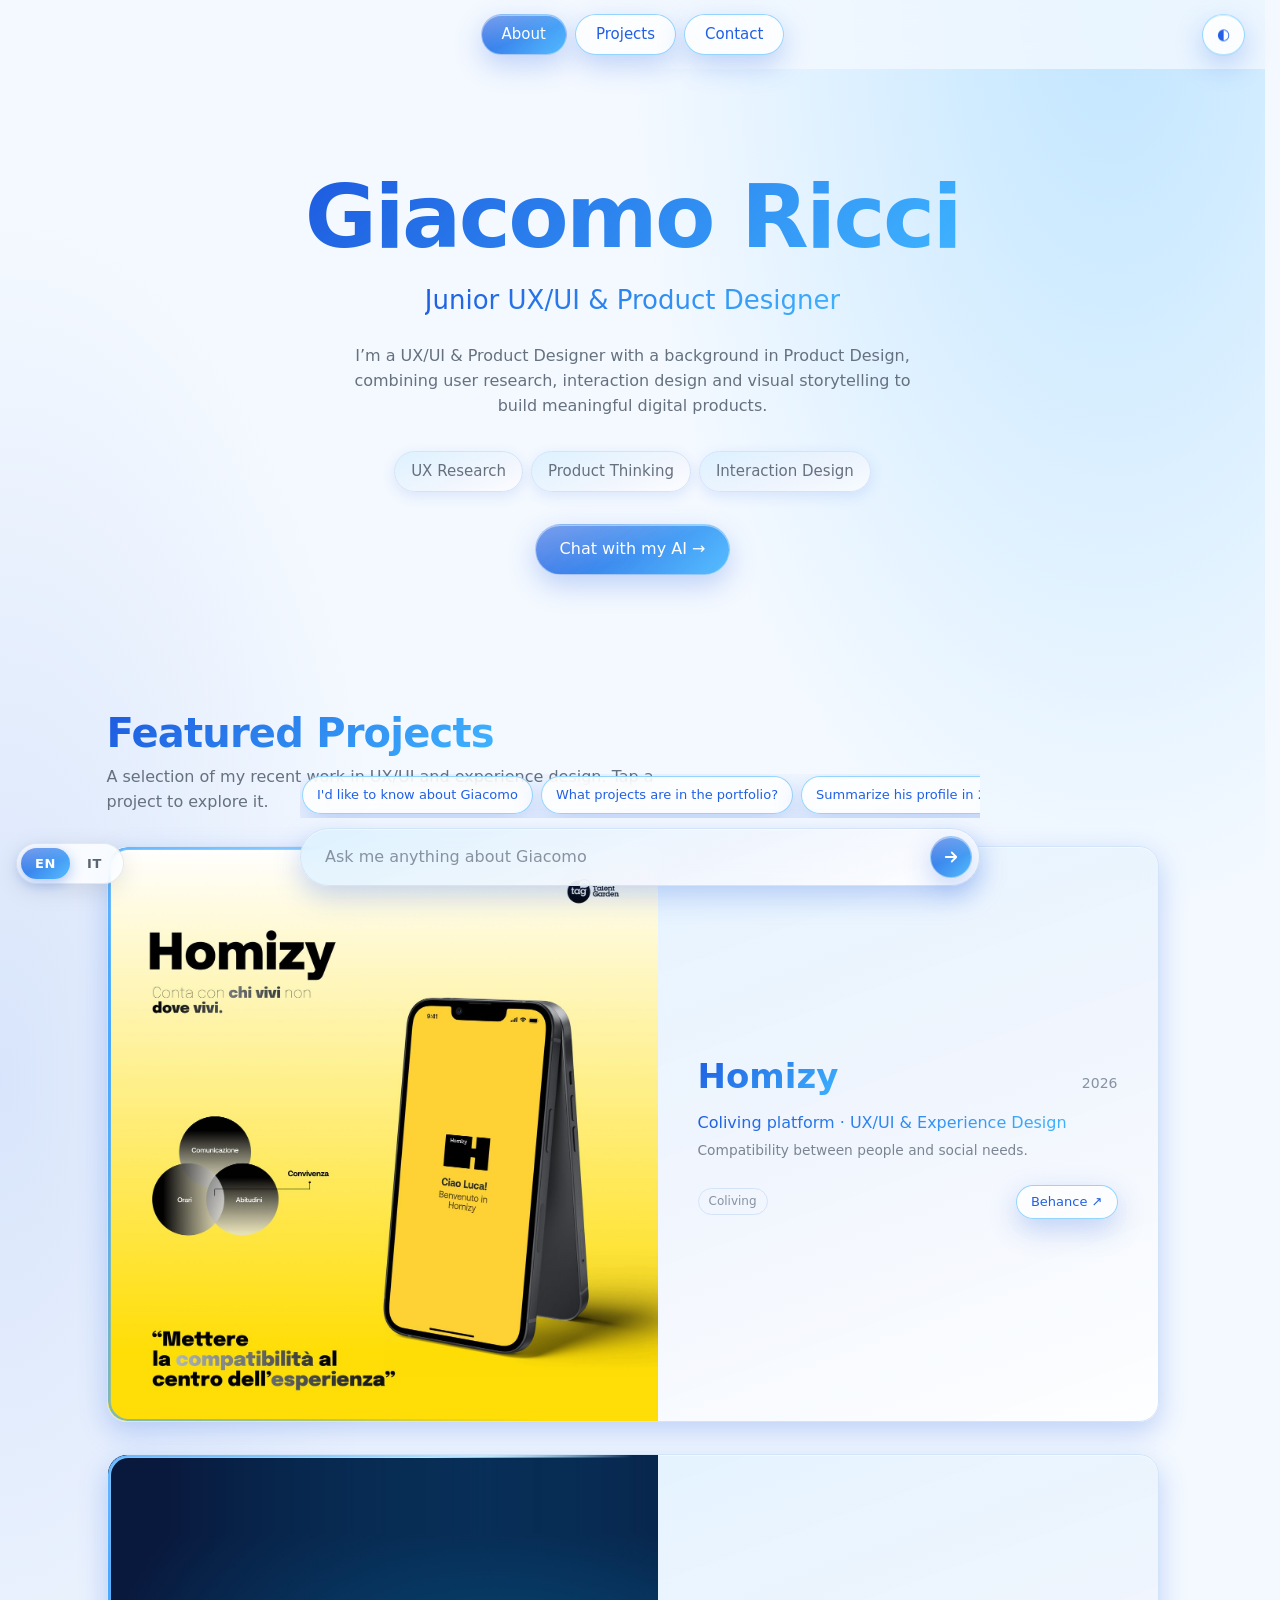
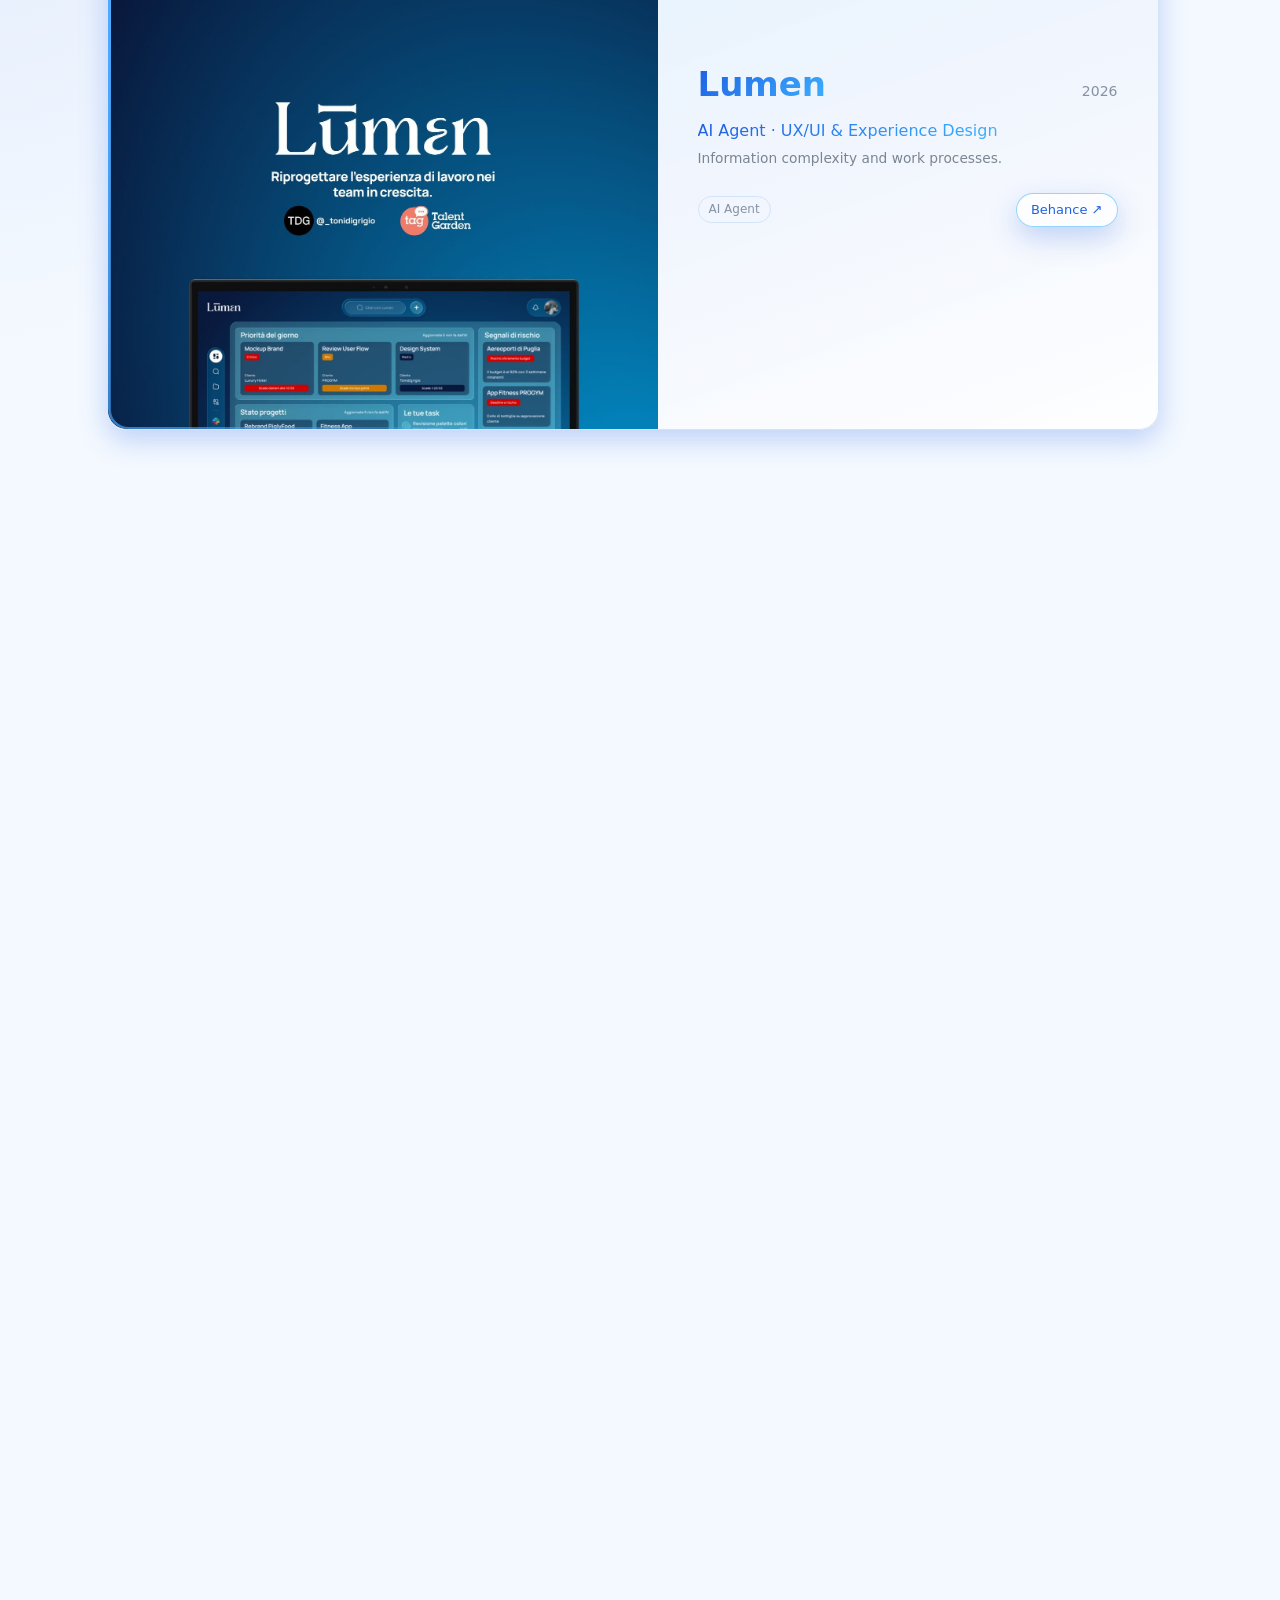
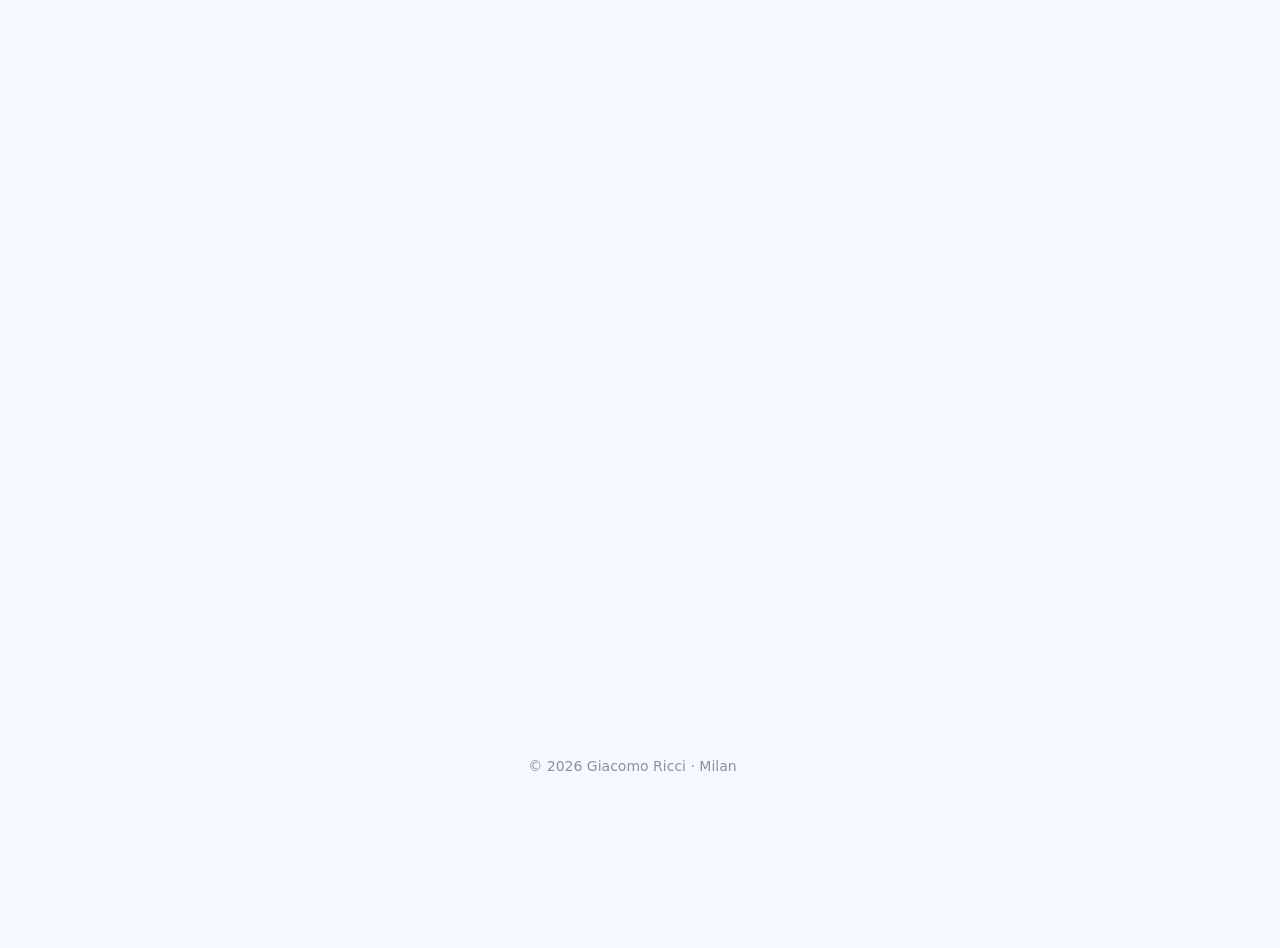
<file: index.html>
<!DOCTYPE html>
<html lang="en">
<head>
<meta charset="utf-8">
<meta name="viewport" content="width=device-width, initial-scale=1, viewport-fit=cover">
<meta name="color-scheme" content="light dark">
<meta name="theme-color" content="#1d5be0">
<title>Giacomo Ricci | Junior UX/UI &amp; Product Designer</title>
<meta name="description" content="Portfolio of Giacomo Ricci, Junior UX/UI &amp; Product Designer based in Milan. Case studies: Homizy, Lumen, AntiAnti and PERII.">
<link rel="canonical" href="https://giacomoricciuxui.com/">
<link rel="icon" href="/favicon.ico" sizes="48x48">
<link rel="icon" href="/favicon.svg" type="image/svg+xml">
<link rel="apple-touch-icon" href="/apple-touch-icon.png">
<meta property="og:type" content="website">
<meta property="og:site_name" content="Giacomo Ricci">
<meta property="og:title" content="Giacomo Ricci | Junior UX/UI &amp; Product Designer">
<meta property="og:description" content="Portfolio of Giacomo Ricci, Junior UX/UI &amp; Product Designer based in Milan. Case studies: Homizy, Lumen, AntiAnti and PERII.">
<meta property="og:url" content="https://giacomoricciuxui.com/">
<meta property="og:image" content="https://giacomoricciuxui.com/assets/og-image-v2.jpg">
<meta property="og:image:width" content="1200">
<meta property="og:image:height" content="630">
<meta property="og:image:alt" content="Giacomo Ricci, Junior UX/UI &amp; Product Designer">
<meta property="og:locale" content="en_US">
<meta name="twitter:card" content="summary_large_image">
<meta name="twitter:title" content="Giacomo Ricci | Junior UX/UI &amp; Product Designer">
<meta name="twitter:description" content="Portfolio of Giacomo Ricci, Junior UX/UI &amp; Product Designer based in Milan. Case studies: Homizy, Lumen, AntiAnti and PERII.">
<meta name="twitter:image" content="https://giacomoricciuxui.com/assets/og-image-v2.jpg">
<script type="application/ld+json">
{
 "@context": "https://schema.org",
 "@type": "Person",
 "name": "Giacomo Ricci",
 "jobTitle": "Junior UX/UI & Product Designer",
 "url": "https://giacomoricciuxui.com",
 "address": {
  "@type": "PostalAddress",
  "addressLocality": "Milan",
  "addressCountry": "IT"
 },
 "sameAs": [
  "https://www.linkedin.com/in/giacomo-ricci-uxui/",
  "https://www.behance.net/giacomoricci9"
 ]
}
</script>
<link rel="stylesheet" href="assets/css/style.css">
</head>
<body>
<a class="skip" href="#main">Skip to content</a>
<nav aria-label="Main navigation"><div class="w">
<a class="pill on" href="#about" data-s="about">About</a>
<a class="pill" href="#work" data-s="work">Projects</a>
<a class="pill" href="#contact" data-s="contact">Contact</a>
<button class="pill" id="th" aria-label="Toggle theme"><span>◐</span></button>
</div></nav>
<main id="main">

<header class="hero" id="about"><div class="w">
<h1>Giacomo Ricci</h1>
<div class="r">Junior UX/UI &amp; Product Designer</div>
<p>Curious designer with a background in Product Design. Less is more. I care about interaction clarity, usability and scalable design systems, and how small details make interactions smoother.</p>
<button class="btn" data-chat>Chat with my AI →</button>
</div></header>

<section id="work"><div class="w">
<h2>Featured Projects</h2>
<p class="sub">A selection of my recent work in UX/UI and experience design. Tap a project to explore it.</p>
<div class="grid" id="grid"></div>
<noscript><ul><li><a href="https://www.behance.net/gallery/244350719/Homizy-Progetto-di-Coliving">Homizy – Coliving platform</a></li><li><a href="https://www.behance.net/gallery/250885183/AI-agent">Lumen – AI Agent</a></li><li><a href="https://www.behance.net/gallery/244351963/ANTIANTI-APP">AntiAnti – Mobile app</a></li><li><a href="https://www.behance.net/gallery/244354207/PERII-APP">PERII – Wearable &amp; mobile app</a></li></ul></noscript>
</div></section>

<section><div class="w">
<h2>Design Stack</h2>
<p class="sub">My diverse background in interaction design and visual systems equips me to tackle visual and user experience challenges across all media with a thoughtful, human-centered approach.</p>
<h4>Design</h4>
<div class="chips"><span>Figma</span><span>Adobe Suite</span><span>Rhinoceros</span><span>Blender</span><span>Miro</span><span>Design System</span><span>Prototyping</span><span>Mobile UI</span><span>Branding</span></div>
<h4>UX Process</h4>
<div class="chips"><span>User Research</span><span>User Flow Mapping</span><span>Information Architecture</span><span>Usability Testing</span><span>UX Writing for AI Systems</span><span>Storytelling</span><span>Copywriting</span><span>Adaptability</span></div>

<div class="stats about-stats"><div class="stat"><b>17</b><span>Skills</span></div><div class="stat"><b>2+</b><span>Years of experience</span></div></div>
</div></section>

<section id="contact"><div class="w"><div class="ct">
<div class="e">🤝</div>
<a class="btn big" href="https://mail.google.com/mail/?view=cm&fs=1&to=riccigiacomo300@gmail.com" target="_blank" rel="noopener">Let's get in touch</a>
<p>I'm always open to discussing new projects, creative ideas or opportunities.</p>
<div class="links">
<a class="btn o" href="https://www.linkedin.com/in/giacomo-ricci-uxui/" target="_blank" rel="noopener">LinkedIn</a>
<a class="btn o" href="https://www.behance.net/giacomoricci9" target="_blank" rel="noopener">Behance</a>
<a class="btn o" href="assets/Giacomo_Ricci_CV_2026.pdf" target="_blank" rel="noopener">Resume</a>
</div></div></div></section>

</main>
<footer>© 2026 Giacomo Ricci · Milan</footer>

<div class="ov" id="pv" role="dialog" aria-modal="true" aria-label="Project details" hidden><div class="ovh"><button class="pill" id="pc">← Back</button></div>
<div class="pv"><h1 id="pt"></h1><div class="m" id="pm"></div><p class="d" id="pd"></p><div id="pi"></div><div id="ps"></div>
<div class="pact"><a class="btn" id="pb" href="https://www.behance.net/giacomoricci9" target="_blank" rel="noopener">View full case study on Behance</a><a class="qr" id="pq" href="#" target="_blank" rel="noopener" hidden><span class="qrb" id="pqb"></span><span class="qrt">Scan with your phone to try</span></a></div></div></div>
<div class="dock" id="dk">
<div class="cpanel" id="ch" hidden><div class="chh"><b>Chat with my AI</b><button class="cx" id="cx" aria-label="Close chat">✕</button></div><div id="msgs" aria-live="polite"></div></div>
<div id="chips"></div>
<div class="cbar"><input id="ci" type="text" placeholder="Ask me anything about Giacomo" aria-label="Ask me anything about Giacomo"><button class="go" id="go" aria-label="Send"><svg width="18" height="18" viewBox="0 0 24 24" fill="none" stroke="currentColor" stroke-width="2.4" stroke-linecap="round" stroke-linejoin="round"><path d="M5 12h14M13 6l6 6-6 6"/></svg></button></div>
</div>
<script src="assets/js/main.js" defer></script>
<script src="assets/enhancements.js" defer></script>
 <script src="assets/i18n.js" defer></script>
<script src="assets/project-extras.js?v=38
 " defer></script>
 <script src="assets/cursor-halo.js?v=3" defer></script>
</body>
</html>
</file>
<file: assets/css/style.css>
:root{--bg:#f4f9ff;--card:#fff;--tx:#66717f;--mu:#8792a2;--ln:#d3e3f8;--bl:#2160e6;--az:#3fb4ff;
--grad:linear-gradient(135deg,#1d5be0,#3fb4ff);
--gb:linear-gradient(135deg,rgba(29,91,224,.95),rgba(63,180,255,.88));
--sheen:linear-gradient(160deg,rgba(255,255,255,.38),rgba(255,255,255,0) 55%);
--tint:linear-gradient(160deg,rgba(63,180,255,.16),rgba(29,91,224,.05) 60%,rgba(255,255,255,0));
--sh:0 10px 28px rgba(29,91,224,.26),inset 0 1px 0 rgba(255,255,255,.45);
--glow:radial-gradient(55% 32% at 88% 0,rgba(63,180,255,.28),transparent 70%),radial-gradient(45% 30% at 0 26%,rgba(29,91,224,.13),transparent 70%);
box-sizing:border-box;padding-top:env(safe-area-inset-top,0px);padding-bottom:env(safe-area-inset-bottom,0px)}
@media (prefers-color-scheme:dark){:root:not([data-theme="light"]){--bg:#061433;--card:#0d2354;--tx:#a3b0c4;--mu:#8391a8;--ln:#1e3c7c}}
:root[data-theme="dark"]{--bg:#061433;--card:#0d2354;--tx:#a3b0c4;--mu:#8391a8;--ln:#1e3c7c}
*{box-sizing:border-box;margin:0}
html{scroll-behavior:smooth;scroll-padding-top:90px}
body{background-color:var(--bg);background-image:var(--glow);background-repeat:no-repeat;color:var(--tx);font-family:Inter,system-ui,-apple-system,"Segoe UI",sans-serif;line-height:1.55}
a{color:inherit;text-decoration:none}
h1,h2,h3,h4,.r,.m,.stat b,blockquote{background:var(--grad);-webkit-background-clip:text;background-clip:text;color:transparent;-webkit-text-fill-color:transparent;width:fit-content;max-width:100%}
.w{max-width:1100px;margin:0 auto;padding:0 24px}
nav{position:sticky;top:env(safe-area-inset-top,0px);z-index:9;padding:14px 0;background:color-mix(in srgb,var(--bg) 78%,transparent);-webkit-backdrop-filter:blur(12px);backdrop-filter:blur(12px)}
nav .w{display:flex;justify-content:center;align-items:center;gap:8px}
.btn,.pill{font:inherit;font-weight:500;cursor:pointer;border-radius:99px;transition:transform .2s,box-shadow .2s;display:inline-block;-webkit-backdrop-filter:blur(10px);backdrop-filter:blur(10px)}
.pill{font-size:15px;padding:8px 20px;color:var(--bl);background-image:var(--sheen);background-color:color-mix(in srgb,var(--card) 70%,transparent);border:1px solid color-mix(in srgb,var(--az) 55%,transparent);box-shadow:var(--sh)}
.pill.on,.b .acts .pill{color:#fff;background-image:var(--sheen),var(--gb);border-color:rgba(255,255,255,.4)}
.btn{padding:12px 24px;color:#fff;background-image:var(--sheen),var(--gb);background-color:transparent;border:1px solid rgba(255,255,255,.4);box-shadow:var(--sh)}
.btn.o{color:var(--bl);background-image:var(--sheen);background-color:color-mix(in srgb,var(--card) 70%,transparent);border:1px solid color-mix(in srgb,var(--az) 55%,transparent)}
.btn:hover,.pill:hover{transform:translateY(-2px);box-shadow:0 16px 34px rgba(29,91,224,.34),inset 0 1px 0 rgba(255,255,255,.5)}
.btn:active,.pill:active{transform:none;box-shadow:0 4px 12px rgba(29,91,224,.3)}
.big{font-size:clamp(20px,3vw,28px);padding:16px 36px;margin-top:8px}
#th{position:absolute;right:20px;top:50%;transform:translateY(-50%);padding:8px 14px}
#th:hover,#th:active{transform:translateY(-50%)}
#th span{display:inline-block;transition:transform .7s cubic-bezier(.4,0,.2,1)}
:root[data-theme="dark"] #th span{transform:rotate(180deg)}
.hero{padding:100px 0 70px;text-align:center}
.hero h1{font-size:clamp(42px,9vw,88px);letter-spacing:-.03em;line-height:1.1;margin-inline:auto}
.hero .r{font-size:clamp(18px,3vw,26px);margin:14px auto 24px}
.hero p{max-width:600px;margin:0 auto 32px}
h2{font-size:clamp(28px,4vw,40px);letter-spacing:-.02em;line-height:1.2}
.sub{margin:8px 0 32px;max-width:560px}
section{padding:64px 0}
.grid{display:grid;grid-template-columns:repeat(auto-fit,minmax(min(100%,440px),1fr));gap:20px;align-items:stretch}
.card,.stat,.pt,.ct{background-image:var(--tint);background-color:color-mix(in srgb,var(--card) 78%,transparent);border:1px solid var(--ln);box-shadow:var(--sh);-webkit-backdrop-filter:blur(10px);backdrop-filter:blur(10px)}
.card{text-align:left;font:inherit;color:inherit;width:100%;cursor:pointer;border-radius:20px;overflow:hidden;transition:transform .2s,box-shadow .2s}
.card:hover{transform:translateY(-4px);box-shadow:0 18px 40px rgba(29,91,224,.32),inset 0 1px 0 rgba(255,255,255,.5)}
.card>img{width:100%;height:auto;display:block}
.card .t{padding:20px 22px 22px}
.card h3{font-size:24px}.row{display:flex;justify-content:space-between;gap:12px;align-items:baseline}.y{color:var(--mu);font-size:14px}
.m{font-size:14px;margin:4px 0 0}
.lk{display:flex;justify-content:space-between;align-items:center;gap:12px;margin-top:14px}
.lk .pill{font-size:13px;padding:6px 14px}
.tag{display:inline-block;font-size:12px;padding:3px 10px;border:1px solid var(--ln);border-radius:99px;color:var(--mu)}
h4{font-size:15px;font-weight:500;margin:28px 0 12px}
.chips{display:flex;flex-wrap:wrap;gap:10px}
.chips span{background-image:var(--tint);background-color:color-mix(in srgb,var(--card) 70%,transparent);border:1px solid var(--ln);padding:8px 16px;border-radius:99px;font-size:15px;box-shadow:0 4px 14px rgba(29,91,224,.12)}
.ct{text-align:center;border-radius:28px;padding:64px 24px}
.ct .e{font-size:40px}
.ct p{margin:20px auto 28px;max-width:480px}
.links{display:flex;gap:12px;justify-content:center;flex-wrap:wrap}
footer{text-align:center;color:var(--mu);font-size:14px;padding:40px 0}
.ov{position:fixed;inset:0;z-index:50;background-color:var(--bg);background-image:var(--glow);background-repeat:no-repeat;overflow-y:auto;padding:env(safe-area-inset-top,0px) 0 env(safe-area-inset-bottom,0px);animation:up .4s cubic-bezier(.2,.8,.2,1)}
@keyframes up{from{transform:translateY(40px);opacity:0}to{transform:none;opacity:1}}
.ovh{position:sticky;top:0;padding:14px 24px;background:color-mix(in srgb,var(--bg) 80%,transparent);-webkit-backdrop-filter:blur(12px);backdrop-filter:blur(12px);z-index:2}
.pv{max-width:900px;margin:0 auto;padding:24px 24px 80px}
.pv h1{font-size:clamp(40px,8vw,72px);letter-spacing:-.03em;line-height:1.1}
.pv .m{margin:10px 0 20px;font-size:16px}.pv .d{max-width:680px}
.pv img{width:100%;height:auto;border-radius:20px;margin:20px 0;display:block;box-shadow:var(--sh)}
.sc{margin-top:48px}.sc h2{margin-bottom:12px}
.stats,.pts{display:grid;grid-template-columns:repeat(auto-fit,minmax(min(100%,210px),1fr));gap:16px;margin-top:24px}
.pts{grid-template-columns:repeat(auto-fit,minmax(min(100%,300px),1fr))}
.stat,.pt{border-radius:20px;padding:20px}
.stat b{display:block;font-size:44px;letter-spacing:-.02em;line-height:1.1}.stat span{font-size:14px}
.pt h3{font-size:20px;margin-bottom:6px}.pt .chips{margin-top:14px}.pt .chips span{font-size:13px;padding:6px 12px}
blockquote{font-size:clamp(22px,3.4vw,32px);font-weight:600;letter-spacing:-.01em;line-height:1.3;margin:36px 0 8px}
.pv .btn{margin-top:36px}
.dock{position:fixed;z-index:40;left:50%;transform:translateX(-50%);bottom:max(14px,env(safe-area-inset-bottom));width:min(680px,calc(100% - 24px));display:flex;flex-direction:column;gap:10px}
.cpanel{background-color:color-mix(in srgb,var(--card) 92%,transparent);background-image:var(--tint);border:1px solid var(--ln);border-radius:26px;box-shadow:0 20px 60px rgba(29,91,224,.28);-webkit-backdrop-filter:blur(18px);backdrop-filter:blur(18px);display:flex;flex-direction:column;max-height:min(56vh,520px);overflow:hidden;animation:up .35s cubic-bezier(.2,.8,.2,1)}
.chh{display:flex;justify-content:space-between;align-items:center;padding:14px 18px 6px}.chh b{font-size:15px;color:var(--bl)}
.cx{border:0;background:transparent;color:var(--mu);font-size:16px;cursor:pointer;padding:4px 8px}
#msgs{overflow-y:auto;padding:6px 18px 18px;display:flex;flex-direction:column;gap:14px}
.mu{align-self:flex-end;max-width:90%;padding:9px 16px;border-radius:99px;font-size:15px;color:#fff;background-image:var(--sheen),var(--gb)}
.ma{font-size:15px;animation:up .3s}.ma p{margin:0}
.pc{display:flex;justify-content:space-between;align-items:center;gap:12px;width:100%;margin-top:12px;padding:14px 16px;border:1px solid var(--ln);border-radius:16px;background-image:var(--tint);background-color:color-mix(in srgb,var(--card) 80%,transparent);cursor:pointer;text-align:left;font:inherit;color:inherit;box-shadow:0 6px 18px rgba(29,91,224,.14);transition:transform .2s,box-shadow .2s}
.pc:hover{transform:translateY(-2px);box-shadow:0 12px 26px rgba(29,91,224,.26)}
.pc b{display:block;color:var(--bl);font-size:16px}.pc small{color:var(--mu);font-size:13px}.pc i{font-style:normal;font-size:24px;color:var(--bl)}
.dots i{display:inline-block;width:7px;height:7px;margin:0 2px;border-radius:50%;background:var(--az);animation:bl 1s infinite}.dots i:nth-child(2){animation-delay:.15s}.dots i:nth-child(3){animation-delay:.3s}
@keyframes bl{0%,60%,100%{opacity:.3}30%{opacity:1}}
#chips{display:flex;gap:8px;overflow-x:auto;scrollbar-width:none;padding:2px 2px 4px}#chips::-webkit-scrollbar{display:none}
#chips .pill{flex:none;font-size:13px;padding:8px 14px;white-space:nowrap}
.cbar{display:flex;align-items:center;gap:8px;padding:7px 7px 7px 22px;border-radius:99px;background-image:var(--tint);background-color:color-mix(in srgb,var(--card) 88%,transparent);border:1px solid var(--ln);box-shadow:var(--sh);-webkit-backdrop-filter:blur(16px);backdrop-filter:blur(16px)}
.cbar input{flex:1;min-width:0;border:0;outline:0;background:transparent;font:inherit;font-size:16px;color:var(--tx)}
.cbar input::placeholder{color:var(--mu)}
.go{flex:none;width:42px;height:42px;border-radius:50%;border:1px solid rgba(255,255,255,.4);background-image:var(--sheen),var(--gb);color:#fff;display:grid;place-items:center;cursor:pointer;box-shadow:var(--sh);transition:transform .2s}
.go:hover{transform:translateX(2px)}
footer{padding-bottom:170px}
[hidden]{display:none!important}
html.tt,html.tt *,html.tt *::before,html.tt *::after{transition:background-color .7s cubic-bezier(.4,0,.2,1),color .7s cubic-bezier(.4,0,.2,1),border-color .7s cubic-bezier(.4,0,.2,1),transform .2s,box-shadow .2s !important}
@media(max-width:640px){#th{position:static;transform:none}#th:hover,#th:active{transform:none}nav .w{flex-wrap:wrap}.pill{padding:7px 14px;font-size:14px}.hero{padding:70px 0 40px}}
.pact{display:flex;flex-direction:column;align-items:center;gap:24px;margin-top:44px;text-align:center}.pv .pact .btn{margin-top:0}
.qr{display:flex;flex-direction:column;align-items:center;gap:10px;padding:0;border:0;background:none;box-shadow:none;transition:transform .2s}
.qr:hover{transform:scale(1.03)}
.qrb svg{display:block;width:120px;height:120px}
.qrt{color:var(--mu);font-size:13px}
@media(max-width:640px){.qrb svg{width:110px;height:110px}}
.pv{padding:32px 24px 112px}
.pv .m{margin:12px 0 24px}
.pv .d{line-height:1.7;max-width:680px}
.pv img{margin:40px 0 0}
.sc{margin-top:72px}.sc h2{margin-bottom:16px}
.stats,.pts{gap:20px;margin-top:32px}
.stat,.pt{padding:24px}
.pt h3{margin-bottom:8px}.pt .chips{margin-top:16px}
blockquote{margin:48px 0 0}
.pact{margin-top:80px;padding-top:56px;border-top:1px solid var(--ln);gap:32px}
.qr{gap:12px}
@media(max-width:640px){.pv{padding:24px 20px 96px}.sc{margin-top:56px}.pact{margin-top:64px;padding-top:40px;gap:28px}.stats,.pts{gap:16px;margin-top:24px}}
.ct{background:none;border:0;box-shadow:none;-webkit-backdrop-filter:none;backdrop-filter:none;border-radius:0;padding:32px 0 0}
#contact{padding-top:8px}.ct{padding-top:0}
@media (prefers-color-scheme:dark){
:root:not([data-theme="light"]){--tx:#fff;--mu:#e3ecfb;--bl:#8fd3ff}
:root:not([data-theme="light"]) .btn,:root:not([data-theme="light"]) .btn.o,:root:not([data-theme="light"]) .pill,:root:not([data-theme="light"]) .go,:root:not([data-theme="light"]) .mu,:root:not([data-theme="light"]) .pc{background-image:var(--sheen),linear-gradient(135deg,rgba(52,132,255,.97),rgba(110,206,255,.93));background-color:transparent;color:#fff;border-color:rgba(255,255,255,.45);text-shadow:0 1px 2px rgba(6,20,51,.35)}
:root:not([data-theme="light"]) nav .pill:not(.on){background-image:var(--sheen);background-color:rgba(110,206,255,.16);border-color:rgba(143,211,255,.6);text-shadow:none}
:root:not([data-theme="light"]) .pc b,:root:not([data-theme="light"]) .pc small,:root:not([data-theme="light"]) .pc i{color:#fff}
}
:root[data-theme="dark"]{--tx:#fff;--mu:#e3ecfb;--bl:#8fd3ff}
:root[data-theme="dark"] .btn,:root[data-theme="dark"] .btn.o,:root[data-theme="dark"] .pill,:root[data-theme="dark"] .go,:root[data-theme="dark"] .mu,:root[data-theme="dark"] .pc{background-image:var(--sheen),linear-gradient(135deg,rgba(52,132,255,.97),rgba(110,206,255,.93));background-color:transparent;color:#fff;border-color:rgba(255,255,255,.45);text-shadow:0 1px 2px rgba(6,20,51,.35)}
:root[data-theme="dark"] nav .pill:not(.on){background-image:var(--sheen);background-color:rgba(110,206,255,.16);border-color:rgba(143,211,255,.6);text-shadow:none}
:root[data-theme="dark"] .pc b,:root[data-theme="dark"] .pc small,:root[data-theme="dark"] .pc i{color:#fff}

.skip{position:absolute;left:-999px;top:8px}.skip:focus{left:12px;z-index:99;padding:10px 18px;border-radius:99px;background:#1d5be0;color:#fff}
:focus-visible{outline:2px solid #3fb4ff;outline-offset:3px}
noscript ul{list-style:none;padding:0;display:grid;gap:12px}noscript a{color:var(--bl);text-decoration:underline}
@media (prefers-reduced-motion:reduce){*,*::before,*::after{animation:none!important;transition:none!important;scroll-behavior:auto!important}}

/* Projects: one per row, stacked vertically */
.grid{grid-template-columns:1fr;gap:32px}
@media(min-width:800px){
.card{display:grid;grid-template-columns:minmax(0,1.1fr) minmax(0,1fr);align-items:center}
.card .t{padding:40px}.card h3{font-size:34px}.card .m{font-size:16px;margin-top:8px}.lk{margin-top:24px}
}

/* About stats (skills / years) */
.about-stats{grid-template-columns:repeat(2,minmax(0,220px));gap:20px;margin-top:40px}

/* About stats: no box */
.about-stats{display:flex;gap:56px;margin-top:40px}
.about-stats .stat{background:none;border:0;box-shadow:none;-webkit-backdrop-filter:none;backdrop-filter:none;padding:0;border-radius:0}

/* About stats: centered */
.about-stats{justify-content:center;gap:72px;text-align:center}
.about-stats .stat b{margin:0 auto}
@media(max-width:640px){.about-stats{gap:40px}}

/* Hover effect: Design Stack chips and stats */
.w>.chips span,.about-stats .stat{transition:transform .25s cubic-bezier(.2,.8,.2,1),box-shadow .25s,border-color .25s;cursor:default}
.w>.chips span:hover{transform:translateY(-5px) scale(1.04);box-shadow:0 12px 26px rgba(29,91,224,.28);border-color:color-mix(in srgb,var(--az) 70%,transparent)}
.about-stats .stat:hover{transform:translateY(-6px) scale(1.08)}

/* ===== Smartphone ===== */
html{-webkit-text-size-adjust:100%;text-size-adjust:100%;overflow-x:clip}
img,svg,video{max-width:100%}
.card,.btn,.pill,.pc,.go,.cx{-webkit-tap-highlight-color:transparent;touch-action:manipulation}
.ov{overscroll-behavior:contain;-webkit-overflow-scrolling:touch}
html .w,html .ovh,html .pv{padding-left:max(24px,env(safe-area-inset-left,0px));padding-right:max(24px,env(safe-area-inset-right,0px))}

@media(pointer:coarse){
  html .pill{min-height:44px;display:inline-flex;align-items:center;justify-content:center}
  html .cx,html .go{min-width:44px;min-height:44px}
}
@media(hover:none){
  html .card:hover{transform:none;box-shadow:var(--sh)}
  html .btn:hover,html .pill:hover,html .pc:hover,html .go:hover,html .qr:hover,html .w>.chips span:hover,html .about-stats .stat:hover{transform:none}
}
@media(max-width:640px) and (prefers-reduced-motion:no-preference){
  html .ur{filter:blur(4px)}
}
@media(max-width:640px){
  html{scroll-padding-top:88px}
  html nav .w{flex-wrap:nowrap;gap:6px;padding-left:max(12px,env(safe-area-inset-left,0px));padding-right:max(12px,env(safe-area-inset-right,0px))}
  html nav .pill{padding:7px 12px;font-size:14px;white-space:nowrap}
  html #th{flex:none}
  html .hero{padding:56px 0 36px}
  html section{padding:48px 0}
  html .card .t{padding:18px 20px 20px}
  html .lk{flex-wrap:wrap}
  html footer{padding-bottom:190px}
  html .card,html .stat,html .pt{-webkit-backdrop-filter:none;backdrop-filter:none}
  html .pv,html .card .t,html .pt{overflow-wrap:break-word}
  html .cpanel{max-height:min(52vh,520px);max-height:min(52dvh,520px)}

  /* Dentro i progetti: una colonna sola e riassunto allineato a sinistra */
  html #pv[data-proj="lumen"] .stats{grid-template-columns:1fr!important}
  html #pv:is([data-proj="lumen"],[data-proj="antianti"],[data-proj="perii"]) .sc[data-i="2"] .pts{grid-template-columns:1fr!important}
  html #pv .sc[data-i="3"] .pt p{text-align:left;hyphens:manual;-webkit-hyphens:manual}

  /* Switch lingua: sopra la barra della chat; nei progetti in alto a destra */
  html body .lang-sw{left:auto;right:max(12px,env(safe-area-inset-right,0px));bottom:calc(var(--dock-h,120px) + max(14px,env(safe-area-inset-bottom,0px)) + 10px)}
  html body:has(#pv:not([hidden])) .lang-sw{top:calc(env(safe-area-inset-top,0px) + 12px);bottom:auto}
  html body:has(#ch:not([hidden])) .lang-sw,html body:has(#ci:focus) .lang-sw{opacity:0!important;pointer-events:none}
}

/* Su telefono il QR diventa un pulsante che apre il prototipo */
@media(max-width:640px) and (pointer:coarse){
  html a.qr .qrb{display:none}
  html a.qr{padding:12px 28px;border-radius:99px;background-image:var(--sheen),var(--gb);border:1px solid rgba(255,255,255,.4);box-shadow:var(--sh)}
  html a.qr .qrt{font-size:0;color:#fff}
  html a.qr .qrt::after{content:"Open the prototype";font-size:15px;font-weight:500}
  html[lang="it"] a.qr .qrt::after{content:"Apri il prototipo"}
}
</file>
